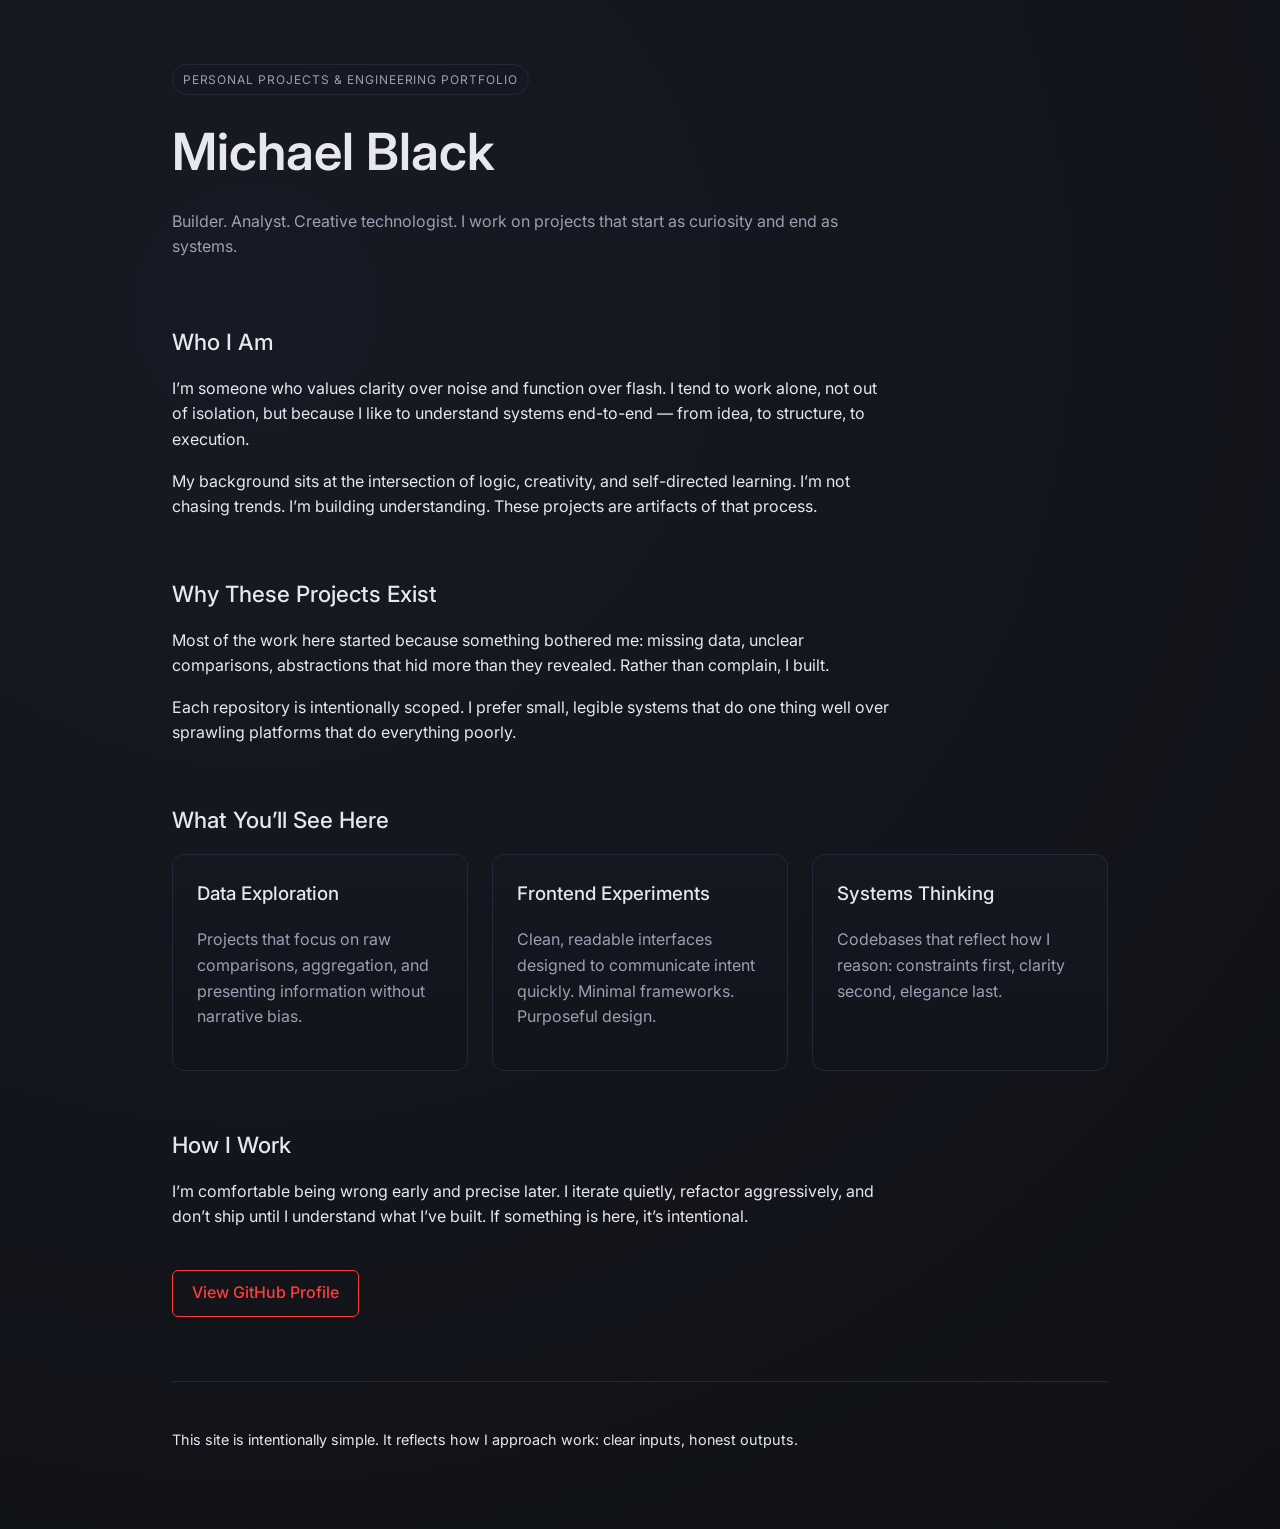
<file: index.html>
<!DOCTYPE html>
<html lang="en">
<head>
  <meta charset="UTF-8" />
  <meta name="viewport" content="width=device-width, initial-scale=1.0" />
  <title>Michael Black | Builder, Analyst, Creator</title>

  <!-- Fonts -->
  <link rel="preconnect" href="https://fonts.googleapis.com">
  <link rel="preconnect" href="https://fonts.gstatic.com" crossorigin>
  <link href="https://fonts.googleapis.com/css2?family=Inter:wght@300;400;500;600;700&display=swap" rel="stylesheet">

  <style>
    :root {
      --bg: #0f1115;
      --panel: #151821;
      --text: #e6e8ee;
      --muted: #9aa0b2;
      --accent: #ff3b3b;
      --border: #23283a;
    }

    * {
      box-sizing: border-box;
    }

    body {
      margin: 0;
      font-family: 'Inter', system-ui, -apple-system, BlinkMacSystemFont, sans-serif;
      background: radial-gradient(circle at 20% 20%, #171a24, var(--bg));
      color: var(--text);
      line-height: 1.6;
    }

    a {
      color: var(--accent);
      text-decoration: none;
    }

    a:hover {
      text-decoration: underline;
    }

    .container {
      max-width: 1000px;
      margin: 0 auto;
      padding: 4rem 2rem;
    }

    header {
      margin-bottom: 4rem;
    }

    .badge {
      display: inline-block;
      padding: 0.3rem 0.6rem;
      border: 1px solid var(--border);
      border-radius: 999px;
      font-size: 0.75rem;
      color: var(--muted);
      letter-spacing: 0.08em;
      text-transform: uppercase;
      margin-bottom: 1rem;
    }

    h1 {
      font-size: clamp(2.2rem, 4vw, 3.2rem);
      margin: 0 0 1rem 0;
      font-weight: 600;
    }

    h2 {
      font-size: 1.4rem;
      margin-top: 3rem;
      margin-bottom: 1rem;
      font-weight: 500;
    }

    p {
      max-width: 720px;
      color: var(--text);
    }

    .muted {
      color: var(--muted);
    }

    section {
      margin-bottom: 3.5rem;
    }

    .cards {
      display: grid;
      grid-template-columns: repeat(auto-fit, minmax(260px, 1fr));
      gap: 1.5rem;
    }

    .card {
      background: linear-gradient(180deg, var(--panel), #12141c);
      border: 1px solid var(--border);
      border-radius: 12px;
      padding: 1.5rem;
      transition: transform 0.15s ease, border-color 0.15s ease;
    }

    .card:hover {
      transform: translateY(-2px);
      border-color: var(--accent);
    }

    .card h3 {
      margin-top: 0;
      font-weight: 500;
    }

    footer {
      border-top: 1px solid var(--border);
      padding-top: 2rem;
      margin-top: 4rem;
      font-size: 0.9rem;
      color: var(--muted);
    }

    .cta {
      display: inline-block;
      margin-top: 1.5rem;
      padding: 0.6rem 1.2rem;
      border-radius: 6px;
      border: 1px solid var(--accent);
      color: var(--accent);
      font-weight: 500;
      transition: background 0.15s ease;
    }

    .cta:hover {
      background: rgba(255, 59, 59, 0.1);
    }
  </style>
</head>
<body>
  <div class="container">

    <header>
      <div class="badge">Personal Projects & Engineering Portfolio</div>
      <h1>Michael Black</h1>
      <p class="muted">
        Builder. Analyst. Creative technologist. I work on projects that start as curiosity and end as systems.
      </p>
    </header>

    <section>
      <h2>Who I Am</h2>
      <p>
        I’m someone who values clarity over noise and function over flash. I tend to work alone, not out of isolation,
        but because I like to understand systems end-to-end — from idea, to structure, to execution.
      </p>
      <p>
        My background sits at the intersection of logic, creativity, and self-directed learning. I’m not chasing trends.
        I’m building understanding. These projects are artifacts of that process.
      </p>
    </section>

    <section>
      <h2>Why These Projects Exist</h2>
      <p>
        Most of the work here started because something bothered me: missing data, unclear comparisons, abstractions that
        hid more than they revealed. Rather than complain, I built.
      </p>
      <p>
        Each repository is intentionally scoped. I prefer small, legible systems that do one thing well over sprawling
        platforms that do everything poorly.
      </p>
    </section>

    <section>
      <h2>What You’ll See Here</h2>
      <div class="cards">
        <div class="card">
          <h3>Data Exploration</h3>
          <p class="muted">
            Projects that focus on raw comparisons, aggregation, and presenting information without narrative bias.
          </p>
        </div>
        <div class="card">
          <h3>Frontend Experiments</h3>
          <p class="muted">
            Clean, readable interfaces designed to communicate intent quickly. Minimal frameworks. Purposeful design.
          </p>
        </div>
        <div class="card">
          <h3>Systems Thinking</h3>
          <p class="muted">
            Codebases that reflect how I reason: constraints first, clarity second, elegance last.
          </p>
        </div>
      </div>
    </section>

    <section>
      <h2>How I Work</h2>
      <p>
        I’m comfortable being wrong early and precise later. I iterate quietly, refactor aggressively, and don’t ship
        until I understand what I’ve built. If something is here, it’s intentional.
      </p>
      <a class="cta" href="https://github.com/">View GitHub Profile</a>
    </section>

    <footer>
      <p>
        This site is intentionally simple. It reflects how I approach work: clear inputs, honest outputs.
      </p>
    </footer>

  </div>
</body>
</html>
</file>
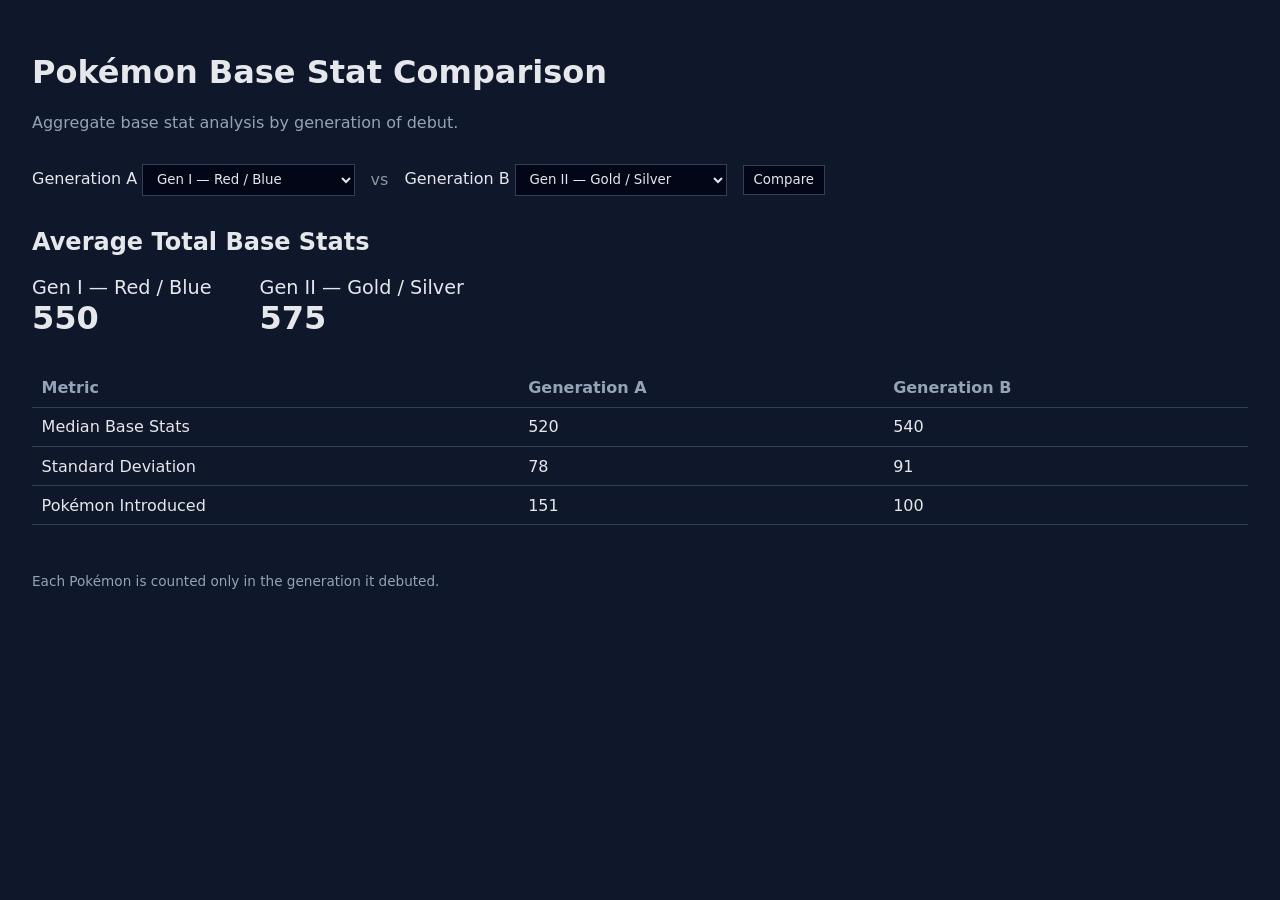
<file: pokemon.html>
<!DOCTYPE html>
<html lang="en">
<head>
  <meta charset="UTF-8" />
  <meta name="viewport" content="width=device-width, initial-scale=1.0" />
  <title>Pokémon Base Stat Comparison</title>
  <link rel="stylesheet" href="pokemon.css" />
</head>
<body>

<header>
  <h1>Pokémon Base Stat Comparison</h1>
  <p class="subtitle">
    Aggregate base stat analysis by generation of debut.
  </p>
</header>

<main>

  <!-- Controls -->
  <section class="controls">
    <label>
      Generation A
      <select id="gen-a">
        <option value="1">Gen I — Red / Blue</option>
        <option value="2">Gen II — Gold / Silver</option>
        <option value="3">Gen III — Ruby / Sapphire</option>
      </select>
    </label>

    <span class="vs">vs</span>

    <label>
      Generation B
      <select id="gen-b">
        <option value="2">Gen II — Gold / Silver</option>
        <option value="1">Gen I — Red / Blue</option>
        <option value="3">Gen III — Ruby / Sapphire</option>
      </select>
    </label>

    <button id="compare-btn">Compare</button>
  </section>

  <!-- Summary -->
  <section class="summary">
    <h2>Average Total Base Stats</h2>
    <div class="avg-row">
      <div>
        <span id="gen-a-label">—</span>
        <strong id="gen-a-avg">—</strong>
      </div>
      <div>
        <span id="gen-b-label">—</span>
        <strong id="gen-b-avg">—</strong>
      </div>
    </div>
  </section>

  <!-- Metrics -->
  <section class="metrics">
    <table>
      <thead>
        <tr>
          <th>Metric</th>
          <th>Generation A</th>
          <th>Generation B</th>
        </tr>
      </thead>
      <tbody>
        <tr>
          <td>Median Base Stats</td>
          <td id="gen-a-median">—</td>
          <td id="gen-b-median">—</td>
        </tr>
        <tr>
          <td>Standard Deviation</td>
          <td id="gen-a-std">—</td>
          <td id="gen-b-std">—</td>
        </tr>
        <tr>
          <td>Pokémon Introduced</td>
          <td id="gen-a-count">—</td>
          <td id="gen-b-count">—</td>
        </tr>
      </tbody>
    </table>
  </section>

</main>

<footer>
  <p>
    Each Pokémon is counted only in the generation it debuted.
  </p>
</footer>

<script src="pokemon.js"></script>
</body>
</html>
</file>
<file: pokemon.css>
* {
  box-sizing: border-box;
  font-family: system-ui, -apple-system, sans-serif;
}

body {
  margin: 0;
  padding: 2rem;
  background: #0f172a;
  color: #e5e7eb;
}

header {
  margin-bottom: 2rem;
}

.subtitle {
  color: #94a3b8;
}

.controls {
  display: flex;
  align-items: center;
  gap: 1rem;
  margin-bottom: 2rem;
}

select, button {
  padding: 0.4rem 0.6rem;
  background: #020617;
  color: #e5e7eb;
  border: 1px solid #334155;
}

button {
  cursor: pointer;
}

.vs {
  opacity: 0.6;
}

.summary {
  margin-bottom: 2rem;
}

.avg-row {
  display: flex;
  gap: 3rem;
  font-size: 1.2rem;
}

.avg-row strong {
  display: block;
  font-size: 2rem;
}

.metrics table {
  width: 100%;
  border-collapse: collapse;
}

th, td {
  padding: 0.6rem;
  border-bottom: 1px solid #334155;
}

th {
  text-align: left;
  color: #94a3b8;
}

footer {
  margin-top: 3rem;
  font-size: 0.85rem;
  color: #94a3b8;
}
</file>
